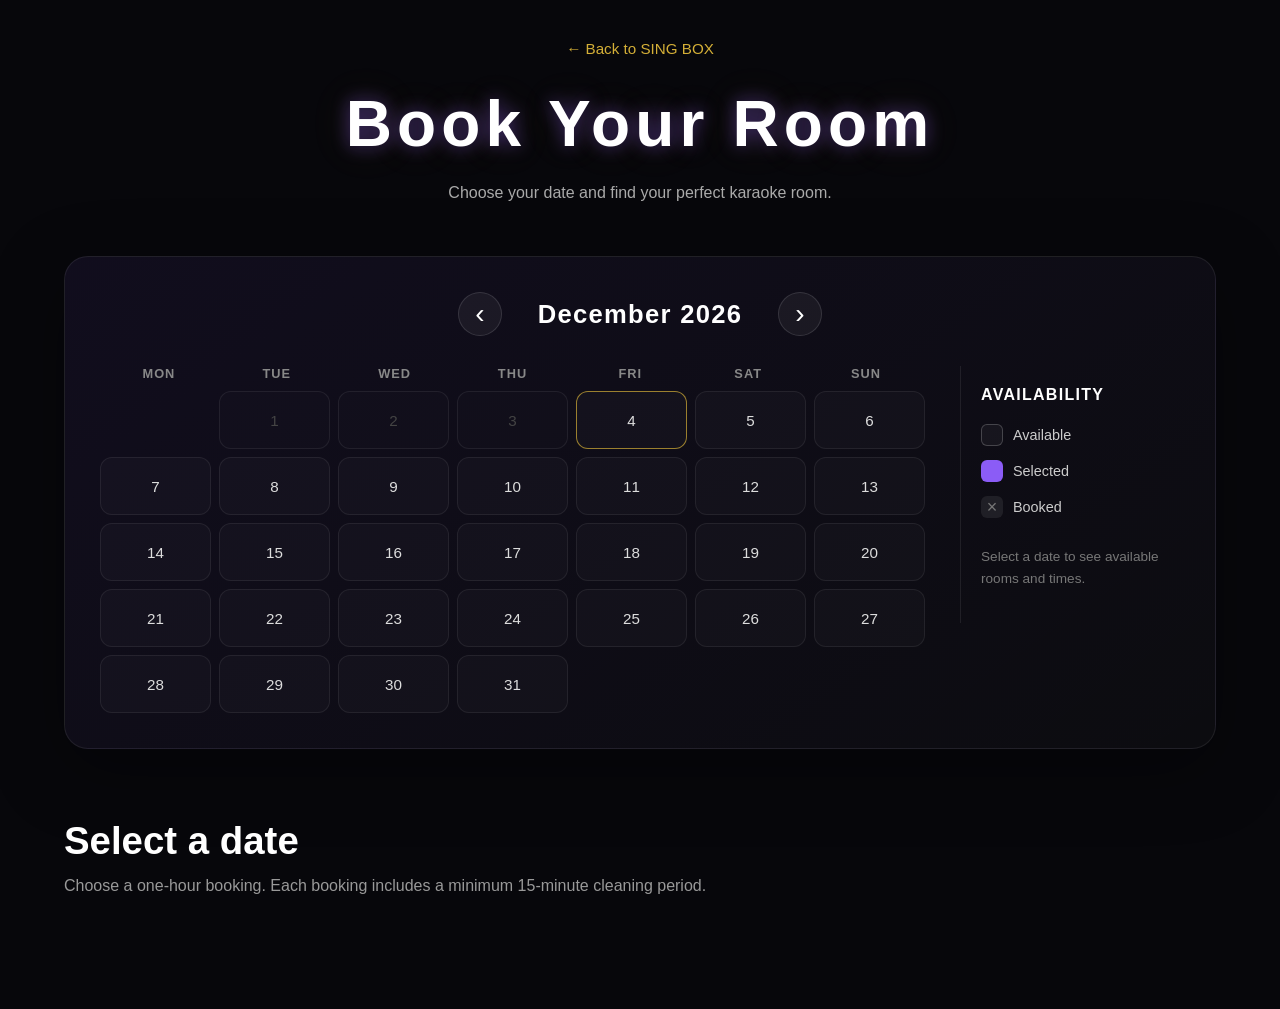
<file: booking.html>
<!DOCTYPE html>
<html lang="en">
<head>
    <meta charset="UTF-8">

    <meta
        name="viewport"
        content="width=device-width, initial-scale=1.0"
    >

    <title>Book Your Room | SING BOX</title>

    <link rel="stylesheet" href="booking.css">
</head>

<body>

    <main class="booking-page">

        <header class="booking-header">
            <a href="index.html" class="back-link">
                ← Back to SING BOX
            </a>

            <h1>Book Your Room</h1>

            <p>
                Choose your date and find your perfect
                karaoke room.
            </p>
        </header>


        <section class="booking-calendar-section">

            <div class="calendar-header">

                <button
                    type="button"
                    id="previousMonth"
                    class="month-arrow"
                >
                    ‹
                </button>

                <h2 id="monthTitle"></h2>

                <button
                    type="button"
                    id="nextMonth"
                    class="month-arrow"
                >
                    ›
                </button>

            </div>


            <div class="calendar-layout">

                <div class="calendar" id="calendar">

                    <div class="calendar-weekdays">
                        <span>Mon</span>
                        <span>Tue</span>
                        <span>Wed</span>
                        <span>Thu</span>
                        <span>Fri</span>
                        <span>Sat</span>
                        <span>Sun</span>
                    </div>

                    <div
                        class="calendar-days"
                        id="calendarDays"
                    ></div>

                </div>


                <aside class="calendar-legend">

                    <h3>Availability</h3>

                    <div class="legend-item">
                        <span class="legend-box available"></span>
                        <span>Available</span>
                    </div>

                    <div class="legend-item">
                        <span class="legend-box selected"></span>
                        <span>Selected</span>
                    </div>

                    <div class="legend-item">
                        <span class="legend-box booked">×</span>
                        <span>Booked</span>
                    </div>

                    <p>
                        Select a date to see available
                        rooms and times.
                    </p>

                </aside>

            </div>

        </section>


        <section
            class="rooms-section"
            id="roomsSection"
        >

            <div class="rooms-heading">

                <h2 id="selectedDateTitle">
                    Select a date
                </h2>

                <p>
                    Choose a one-hour booking.
                    Each booking includes a minimum
                    15-minute cleaning period.
                </p>

            </div>


            <div
                class="rooms-grid"
                id="roomsGrid"
            >

                <!-- Rooms will be generated here -->

            </div>

        </section>

    </main>


    <script src="booking.js"></script>

</body>
</html>
</file>
<file: booking.css>
/* =====================
   BOOKING PAGE
===================== */

*{
    box-sizing:border-box;
}

html{
    scroll-behavior:smooth;
}

body{
    margin:0;
    background:#07070b;
    color:#fff;
    font-family:Arial, Helvetica, sans-serif;
}

button{
    font:inherit;
}

.booking-page{
    min-height:100vh;
    padding:40px 5vw 80px;
}


/* =====================
   HEADER
===================== */

.booking-header{
    max-width:1200px;
    margin:0 auto 50px;
    text-align:center;
}

.back-link{
    display:inline-block;
    margin-bottom:30px;
    color:#d4af37;
    text-decoration:none;
    font-size:.95rem;
    transition:.25s;
}

.back-link:hover{
    color:#fff;
}

.booking-header h1{
    margin:0;
    font-size:clamp(2.4rem,5vw,4.5rem);
    letter-spacing:.08em;
    font-weight:800;

    text-shadow:
        0 0 18px rgba(139,92,246,.45),
        0 0 40px rgba(212,175,55,.15);
}

.booking-header p{
    margin:18px auto 0;
    max-width:600px;
    color:#aaa;
    line-height:1.7;
}


/* =====================
   CALENDAR SECTION
===================== */

.booking-calendar-section{
    max-width:1200px;
    margin:0 auto;
    padding:35px;
    border:1px solid rgba(255,255,255,.08);
    border-radius:24px;

    background:
        linear-gradient(
            145deg,
            rgba(139,92,246,.08),
            rgba(255,255,255,.025)
        );

    box-shadow:
        0 20px 70px rgba(0,0,0,.35);
}


/* =====================
   MONTH HEADER
===================== */

.calendar-header{
    display:flex;
    align-items:center;
    justify-content:center;
    gap:28px;
    margin-bottom:30px;
}

.calendar-header h2{
    min-width:220px;
    margin:0;
    text-align:center;
    font-size:1.6rem;
    letter-spacing:.05em;
}

.month-arrow{
    width:44px;
    height:44px;

    border:1px solid rgba(255,255,255,.12);
    border-radius:50%;

    background:rgba(255,255,255,.05);
    color:#fff;

    font-size:28px;
    line-height:1;

    cursor:pointer;
    transition:.25s;
}

.month-arrow:hover{
    background:#8b5cf6;
    border-color:#8b5cf6;
    transform:scale(1.06);
}


/* =====================
   CALENDAR LAYOUT
===================== */

.calendar-layout{
    display:grid;
    grid-template-columns:minmax(0,1fr) 220px;
    gap:35px;
    align-items:start;
}

.calendar{
    width:100%;
}

.calendar-weekdays,
.calendar-days{
    display:grid;
    grid-template-columns:repeat(7,1fr);
}

.calendar-weekdays{
    margin-bottom:10px;
}

.calendar-weekdays span{
    text-align:center;
    color:#888;
    font-size:.8rem;
    font-weight:600;
    letter-spacing:.08em;
    text-transform:uppercase;
}

.calendar-days{
    gap:8px;
}

.calendar-day{
    min-height:58px;

    border:1px solid rgba(255,255,255,.07);
    border-radius:12px;

    background:rgba(255,255,255,.025);
    color:#ddd;

    cursor:pointer;
    transition:.2s;

    display:flex;
    align-items:center;
    justify-content:center;

    font-size:.95rem;
}

.calendar-day:hover{
    border-color:rgba(139,92,246,.7);
    background:rgba(139,92,246,.12);
}

.calendar-day.empty{
    visibility:hidden;
    pointer-events:none;
}

.calendar-day.today{
    border-color:rgba(212,175,55,.7);
}

.calendar-day.selected{
    background:#8b5cf6;
    border-color:#a855f7;
    color:#fff;

    box-shadow:
        0 0 20px rgba(139,92,246,.3);
}

.calendar-day.past{
    color:#444;
    cursor:not-allowed;
    background:rgba(255,255,255,.01);
}

.calendar-day.past:hover{
    border-color:rgba(255,255,255,.07);
    background:rgba(255,255,255,.01);
}


/* =====================
   LEGEND
===================== */

.calendar-legend{
    padding:20px;
    border-left:1px solid rgba(255,255,255,.08);
}

.calendar-legend h3{
    margin:0 0 20px;
    font-size:1rem;
    letter-spacing:.08em;
    text-transform:uppercase;
}

.legend-item{
    display:flex;
    align-items:center;
    gap:10px;
    margin:14px 0;
    color:#ccc;
    font-size:.9rem;
}

.legend-box{
    width:22px;
    height:22px;
    border-radius:6px;

    display:flex;
    align-items:center;
    justify-content:center;
}

.legend-box.available{
    border:1px solid rgba(255,255,255,.2);
    background:rgba(255,255,255,.04);
}

.legend-box.selected{
    background:#8b5cf6;
}

.legend-box.booked{
    background:rgba(255,255,255,.08);
    color:#777;
    font-size:18px;
}

.calendar-legend p{
    margin-top:28px;
    color:#777;
    line-height:1.6;
    font-size:.85rem;
}


/* =====================
   ROOMS SECTION
===================== */

.rooms-section{
    max-width:1400px;
    margin:70px auto 0;
}

.rooms-heading{
    margin-bottom:30px;
}

.rooms-heading h2{
    margin:0 0 10px;
    font-size:clamp(1.8rem,3vw,2.7rem);
}

.rooms-heading p{
    margin:0;
    color:#999;
    line-height:1.6;
}


/* =====================
   ROOMS GRID
===================== */

.rooms-grid{
    display:grid;
    grid-template-columns:repeat(4,1fr);
    gap:18px;
}

.room-card{
    overflow:hidden;

    border:1px solid rgba(255,255,255,.08);
    border-radius:20px;

    background:
        linear-gradient(
            145deg,
            rgba(139,92,246,.07),
            rgba(255,255,255,.025)
        );

    box-shadow:
        0 18px 50px rgba(0,0,0,.3);
}

.room-image{
    width:100%;
    aspect-ratio:16 / 10;
    object-fit:cover;
    display:block;
}

.room-info{
    padding:20px;
}

.room-info h3{
    margin:0 0 8px;
    font-size:1.2rem;
}

.room-info .room-meta{
    color:#aaa;
    font-size:.85rem;
    line-height:1.6;
}

.room-price{
    margin-top:8px;
    color:#d4af37;
    font-size:.9rem;
    font-weight:600;
}


/* =====================
   TIME SLOTS
===================== */

.time-slots{
    padding:0 20px 22px;
}

.time-slots h4{
    margin:0 0 12px;
    color:#ddd;
    font-size:.85rem;
    text-transform:uppercase;
    letter-spacing:.08em;
}

.time-grid{
    display:grid;
    grid-template-columns:repeat(2,1fr);
    gap:6px;
}

.time-slot{
    min-height:36px;

    border:1px solid rgba(255,255,255,.09);
    border-radius:8px;

    background:rgba(255,255,255,.025);
    color:#ddd;

    cursor:pointer;
    transition:.2s;

    font-size:.78rem;
}

.time-slot:hover{
    background:rgba(139,92,246,.15);
    border-color:rgba(139,92,246,.7);
}

.time-slot.booked{
    color:#555;
    cursor:not-allowed;
    background:rgba(255,255,255,.015);
}

.time-slot.booked:hover{
    background:rgba(255,255,255,.015);
    border-color:rgba(255,255,255,.09);
}

.time-slot.selected{
    background:#8b5cf6;
    border-color:#a855f7;
    color:#fff;

    box-shadow:
        0 0 12px rgba(139,92,246,.3);
}


/* =====================
   RESPONSIVE
===================== */

@media (max-width:1000px){

    .rooms-grid{
        grid-template-columns:repeat(2,1fr);
    }

    .calendar-layout{
        grid-template-columns:1fr;
    }

    .calendar-legend{
        border-left:none;
        border-top:1px solid rgba(255,255,255,.08);
        padding:20px 0 0;
    }

}


@media (max-width:650px){

    .booking-page{
        padding:25px 15px 60px;
    }

    .booking-calendar-section{
        padding:20px 14px;
        border-radius:18px;
    }

    .calendar-header{
        gap:15px;
    }

    .calendar-header h2{
        min-width:160px;
        font-size:1.2rem;
    }

    .month-arrow{
        width:38px;
        height:38px;
        font-size:24px;
    }

    .calendar-days{
        gap:5px;
    }

    .calendar-day{
        min-height:46px;
        border-radius:9px;
        font-size:.82rem;
    }

    .calendar-weekdays span{
        font-size:.65rem;
    }

    .rooms-grid{
        grid-template-columns:1fr;
    }

}

.time-header{
    display:flex;
    align-items:center;
    justify-content:space-between;
    gap:16px;
}

.selected-total{
    font-weight:700;
    color:#c084fc;
    white-space:nowrap;
}

.time-slot{
    position:relative;
}

.time-slot small{
    display:block;
    margin-top:3px;
    font-size:11px;
    font-weight:700;
    color:#c084fc;
}
</file>
